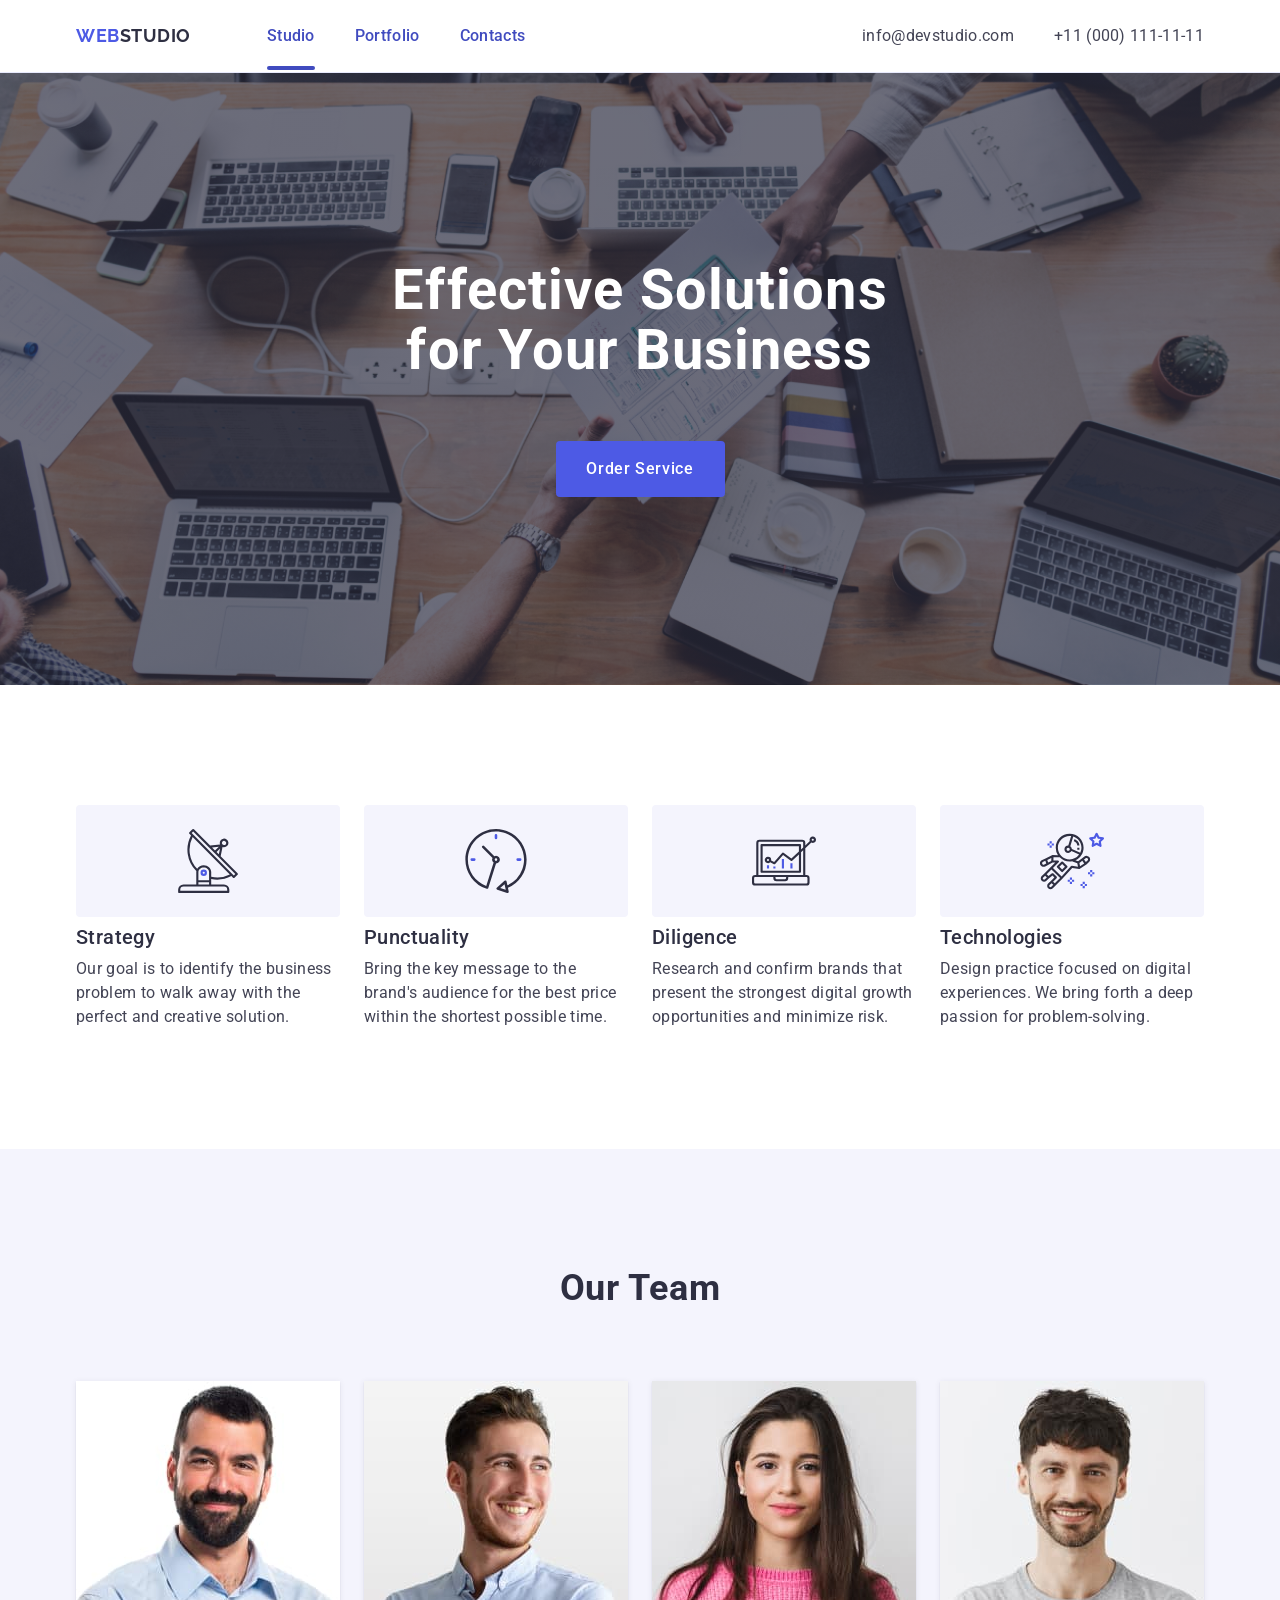
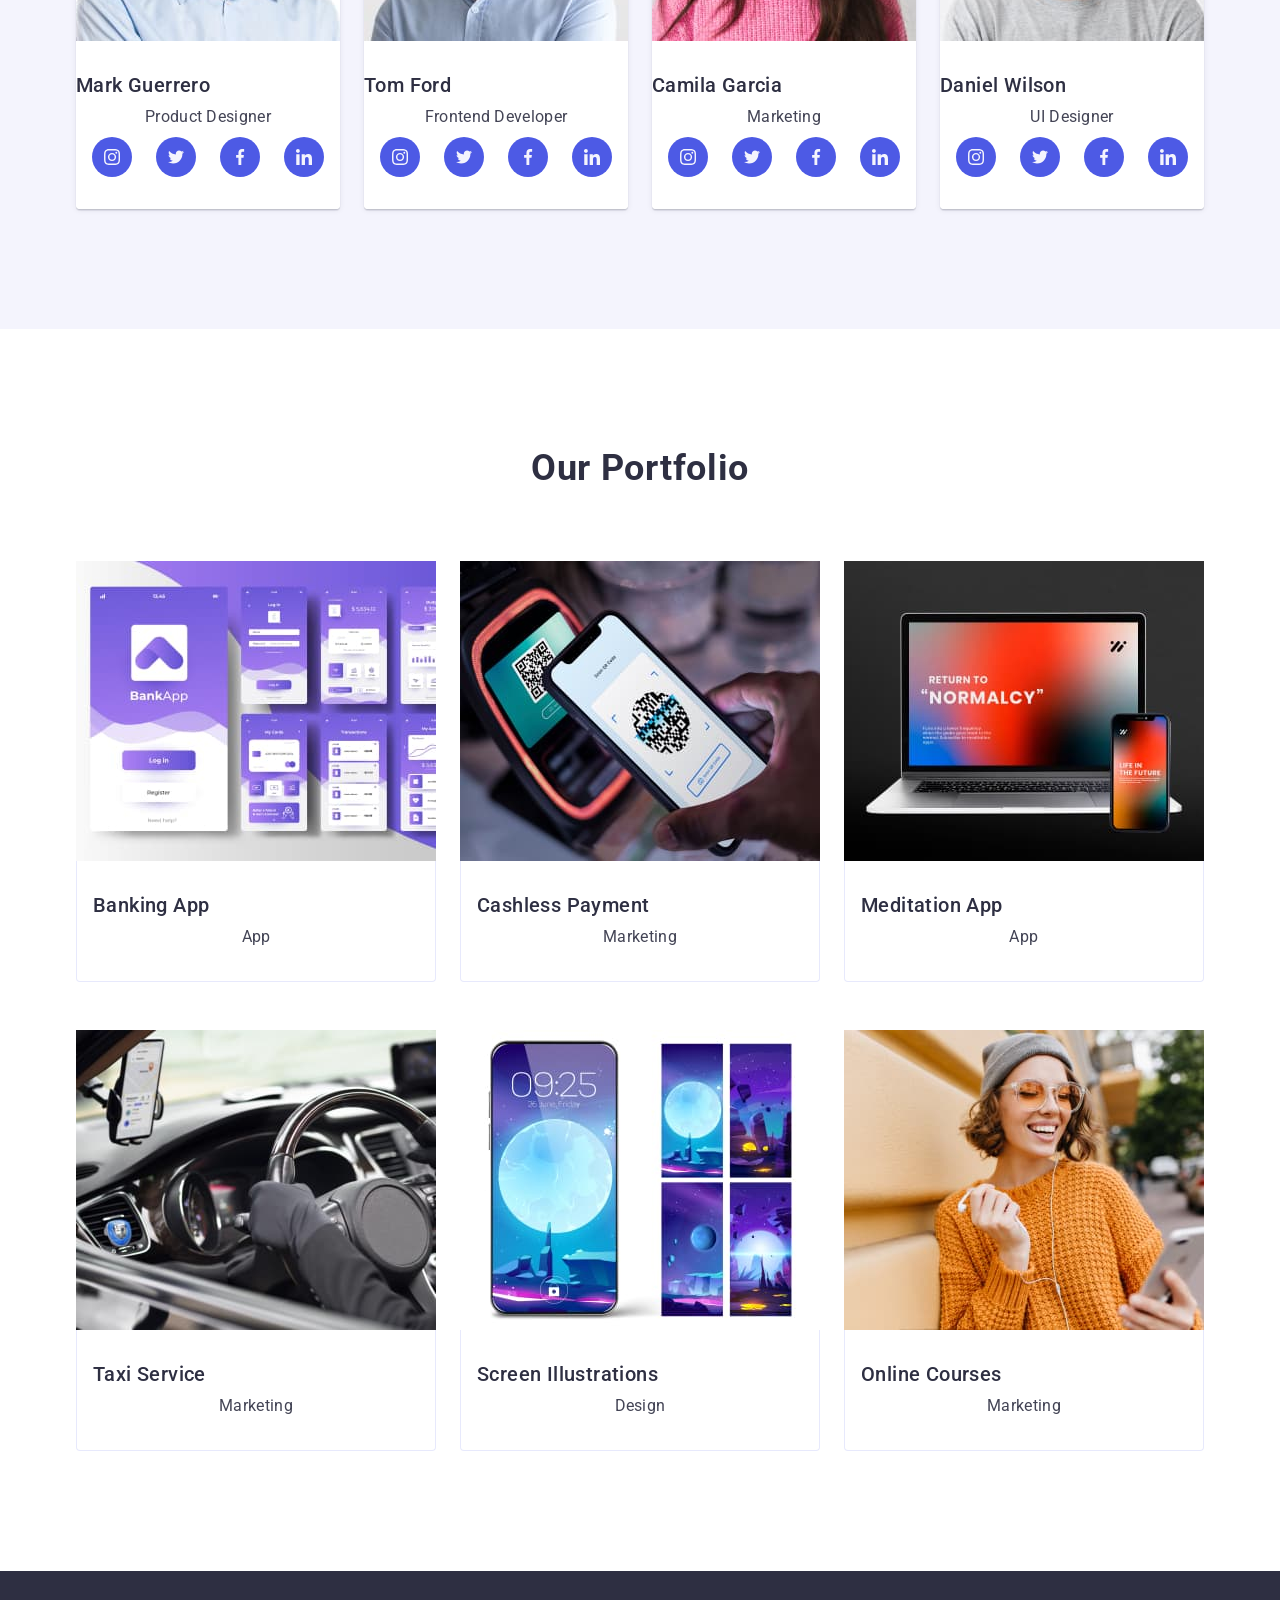
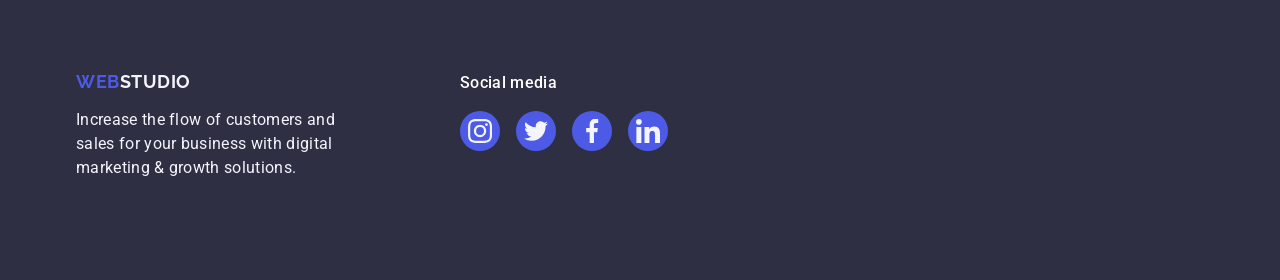
<file: index.html>
<!DOCTYPE html>
<html lang="en">
  <head>
    <meta charset="UTF-8" />
    <meta name="viewport" content="width=device-width, initial-scale=1.0" />
    <link rel="preconnect" href="https://fonts.googleapis.com" />
    <link rel="preconnect" href="https://fonts.gstatic.com" crossorigin />
    <link
      href="https://fonts.googleapis.com/css2?family=Raleway:wght@800&family=Roboto:wght@400;500;700;900&display=swap"
      rel="stylesheet"
    />
    <link
      rel="stylesheet"
      href="https://cdnjs.cloudflare.com/ajax/libs/modern-normalize/2.0.0/modern-normalize.min.css"
      integrity="sha512-4xo8blKMVCiXpTaLzQSLSw3KFOVPWhm/TRtuPVc4WG6kUgjH6J03IBuG7JZPkcWMxJ5huwaBpOpnwYElP/m6wg=="
      crossorigin="anonymous"
      referrerpolicy="no-referrer"
    />
    <link rel="stylesheet" href="./css/styles.css" type="text/css" />

    <title>WebStudio</title>
  </head>
  <!--right version-->
  <body>
    <header class="header">
      <div class="header-div container">
        <nav class="nav">
          <a class="logo-link link" href="./index.html"
            >Web<span class="logo-header">Studio</span></a
          >

          <ul class="list-header link">
            <li>
              <a href="./index.html" class="first-link link active-link"
                >Studio</a
              >
            </li>
            <li>
              <a href="" class="first-link link">Portfolio</a>
            </li>
            <li>
              <a href="" class="first-link link">Contacts</a>
            </li>
          </ul>
        </nav>
        <address class="address">
          <ul class="address-list list">
            <li>
              <a href="mailto:info@devstudio.com" class="contact-link link"
                >info@devstudio.com</a
              >
            </li>
            <li>
              <a href="tel:+110001111111" class="contact-link link"
                >+11 (000) 111-11-11</a
              >
            </li>
          </ul>
        </address>
      </div>
    </header>
    <main>
      <!--section one-->
      <section class="section-hero">
        <div class="container">
          <h1 class="heading-hero">Effective Solutions for Your Business</h1>
          <button type="button" class="button">Order Service</button>
        </div>
      </section>
      <!--section two-->
      <section class="section-one">
        <div class="container">
          <h2 class="visually-hidden">Our values</h2>
          <!--deleted section-one-list-->
          <ul class="section-one-list list">
            <li class="section-one-li">
              <div class="container section-one-icons-container">
                <svg class="section-one-icons" width="64" height="64">
                  <use href="./images/icons.svg#icon-antenna-1"></use>
                </svg>
              </div>
              <h3 class="heading-h">Strategy</h3>
              <p class="paragraph-one">
                Our goal is to identify the business problem to walk away with
                the perfect and creative solution.
              </p>
            </li>
            <li class="section-one-li">
              <div class="container section-one-icons-container">
                <svg class="section-one-icons" width="64" height="64">
                  <use href="./images/icons.svg#icon-clock-1"></use>
                </svg>
              </div>
              <h3 class="heading-h">Punctuality</h3>
              <p class="paragraph-one">
                Bring the key message to the brand's audience for the best price
                within the shortest possible time.
              </p>
            </li>
            <li class="section-one-li">
              <div class="container section-one-icons-container">
                <svg class="section-one-icons" width="64" height="64">
                  <use href="./images/icons.svg#icon-diagram-1"></use>
                </svg>
              </div>
              <h3 class="heading-h">Diligence</h3>
              <p class="paragraph-one">
                Research and confirm brands that present the strongest digital
                growth opportunities and minimize risk.
              </p>
            </li>
            <li class="section-one-li">
              <div class="container section-one-icons-container">
                <svg class="section-one-icons" width="64" height="64">
                  <use href="./images/icons.svg#icon-astronaut-1"></use>
                </svg>
              </div>
              <h3 class="heading-h">Technologies</h3>
              <p class="paragraph-one">
                Design practice focused on digital experiences. We bring forth a
                deep passion for problem-solving.
              </p>
            </li>
          </ul>
        </div>
      </section>
      <!--section three-->
      <section class="section-two">
        <div class="container">
          <h2 class="heading-two">Our Team</h2>
          <ul class="section-two-list list">
            <li class="section-two-li">
              <img
                src="./images/mark-1.jpg"
                alt="man in a blue shirt with short stubble"
                width="264"
                height="260"
              />
              <div class="div-two">
                <h3 class="heading-h">Mark Guerrero</h3>
                <p class="paragraph-two">Product Designer</p>

                <ul class="section-two-icons-list">
                  <li class="section-two-icons-li">
                    <a href="" class="link-icon">
                      <svg width="16" height="16" class="icon-li">
                        <use href="./images/icons.svg#icon-instagram"></use>
                      </svg>
                    </a>
                  </li>
                  <li class="section-two-icons-li">
                    <a href="" class="link-icon">
                      <svg width="16" height="16" class="icon-li">
                        <use href="./images/icons.svg#icon-twitter"></use>
                      </svg>
                    </a>
                  </li>
                  <li class="section-two-icons-li">
                    <a href="" class="link-icon">
                      <svg width="16" height="16" class="icon-li">
                        <use href="./images/icons.svg#icon-facebook"></use>
                      </svg>
                    </a>
                  </li>
                  <li class="section-two-icons-li">
                    <a href="" class="link-icon">
                      <svg width="16" height="16" class="icon-li">
                        <use href="./images/icons.svg#icon-linkedin"></use>
                      </svg>
                    </a>
                  </li>
                </ul>
              </div>
            </li>
            <li class="section-two-li">
              <img
                src="./images/tom-2.jpg"
                alt="man in a blue shirt, smiling"
                width="264"
                height="260"
              />
              <div class="div-two">
                <h3 class="heading-h">Tom Ford</h3>
                <p class="paragraph-two">Frontend Developer</p>
                <ul class="section-two-icons-list">
                  <li class="section-two-icons-li">
                    <a href="" class="link-icon">
                      <svg width="16" height="16" class="icon-li">
                        <use href="./images/icons.svg#icon-instagram"></use>
                      </svg>
                    </a>
                  </li>
                  <li class="section-two-icons-li">
                    <a href="" class="link-icon">
                      <svg width="16" height="16" class="icon-li">
                        <use href="./images/icons.svg#icon-twitter"></use>
                      </svg>
                    </a>
                  </li>
                  <li class="section-two-icons-li">
                    <a href="" class="link-icon">
                      <svg width="16" height="16" class="icon-li">
                        <use href="./images/icons.svg#icon-facebook"></use>
                      </svg>
                    </a>
                  </li>
                  <li class="section-two-icons-li">
                    <a href="" class="link-icon">
                      <svg width="16" height="16" class="icon-li">
                        <use href="./images/icons.svg#icon-linkedin"></use>
                      </svg>
                    </a>
                  </li>
                </ul>
              </div>
            </li>
            <li class="section-two-li">
              <img
                src="./images/camila-3.jpg"
                alt="woman in a pink sweater"
                width="264"
                height="260"
              />
              <div class="div-two">
                <h3 class="heading-h">Camila Garcia</h3>
                <p class="paragraph-two">Marketing</p>
                <ul class="section-two-icons-list">
                  <li class="section-two-icons-li">
                    <a href="" class="link-icon">
                      <svg width="16" height="16" class="icon-li">
                        <use href="./images/icons.svg#icon-instagram"></use>
                      </svg>
                    </a>
                  </li>
                  <li class="section-two-icons-li">
                    <a href="" class="link-icon">
                      <svg width="16" height="16" class="icon-li">
                        <use href="./images/icons.svg#icon-twitter"></use>
                      </svg>
                    </a>
                  </li>
                  <li class="section-two-icons-li">
                    <a href="" class="link-icon">
                      <svg width="16" height="16" class="icon-li">
                        <use href="./images/icons.svg#icon-facebook"></use>
                      </svg>
                    </a>
                  </li>
                  <li class="section-two-icons-li">
                    <a href="" class="link-icon">
                      <svg width="16" height="16" class="icon-li">
                        <use href="./images/icons.svg#icon-linkedin"></use>
                      </svg>
                    </a>
                  </li>
                </ul>
              </div>
            </li>
            <li class="section-two-li">
              <img
                src="./images/daniel-4.jpg"
                alt="man in a grey t-shirt"
                width="264"
                height="260"
              />
              <div class="div-two">
                <h3 class="heading-h">Daniel Wilson</h3>
                <p class="paragraph-two">UI Designer</p>
                <ul class="section-two-icons-list">
                  <li class="section-two-icons-li">
                    <a href="" class="link-icon">
                      <svg width="16" height="16" class="icon-li">
                        <use href="./images/icons.svg#icon-instagram"></use>
                      </svg>
                    </a>
                  </li>
                  <li class="section-two-icons-li">
                    <a href="" class="link-icon">
                      <svg width="16" height="16" class="icon-li">
                        <use href="./images/icons.svg#icon-twitter"></use>
                      </svg>
                    </a>
                  </li>
                  <li class="section-two-icons-li">
                    <a href="" class="link-icon">
                      <svg width="16" height="16" class="icon-li">
                        <use href="./images/icons.svg#icon-facebook"></use>
                      </svg>
                    </a>
                  </li>
                  <li class="section-two-icons-li">
                    <a href="" class="link-icon">
                      <svg width="16" height="16" class="icon-li">
                        <use href="./images/icons.svg#icon-linkedin"></use>
                      </svg>
                    </a>
                  </li>
                </ul>
              </div>
            </li>
          </ul>
        </div>
      </section>

      <!--section four-->
      <section class="section-three">
        <div class="container">
          <h2 class="heading-three">Our Portfolio</h2>

          <ul class="portfolio-list list">
            <li class="portfolio-li">
              <div class="portfolio-box">
                <img
                  src="./images/banking-app-5.jpg"
                  width="360"
                  height="300"
                  alt="an image showing an example of the banking app"
                />
                <p class="portfolio-box-p">
                  14 Stylish and User-Friendly App Design Concepts · Task
                  Manager App · Calorie Tracker App · Exotic Fruit Ecommerce App
                  · Cloud Storage App
                </p>
              </div>
              <div class="div-three">
                <h3 class="heading-h">Banking App</h3>
                <p class="paragraph-three">App</p>
              </div>
            </li>
            <li class="portfolio-li">
              <div class="portfolio-box">
                <img
                  src="./images/cashless-6.jpg"
                  width="360"
                  height="300"
                  alt="an image showing an example of the cashless payment app"
                />
                <p class="portfolio-box-p">
                  14 Stylish and User-Friendly App Design Concepts · Task
                  Manager App · Calorie Tracker App · Exotic Fruit Ecommerce App
                  · Cloud Storage App
                </p>
              </div>
              <div class="div-three">
                <h3 class="heading-h">Cashless Payment</h3>
                <p class="paragraph-three">Marketing</p>
              </div>
            </li>
            <li class="portfolio-li">
              <div class="portfolio-box">
                <img
                  src="./images/meditation-app-7.jpg"
                  width="360"
                  height="300"
                  alt="an image showing an example of the meditation app on a computer and on a smartphone"
                />
                <p class="portfolio-box-p">
                  14 Stylish and User-Friendly App Design Concepts · Task
                  Manager App · Calorie Tracker App · Exotic Fruit Ecommerce App
                  · Cloud Storage App
                </p>
              </div>
              <div class="div-three">
                <h3 class="heading-h">Meditation App</h3>
                <p class="paragraph-three">App</p>
              </div>
            </li>
            <li class="portfolio-li">
              <div class="portfolio-box">
                <img
                  src="./images/taxi-8.jpg"
                  width="360"
                  height="300"
                  alt="an image showing the driver's place in a taxi car with an on app on a smartphone"
                />
                <p class="portfolio-box-p">
                  14 Stylish and User-Friendly App Design Concepts · Task
                  Manager App · Calorie Tracker App · Exotic Fruit Ecommerce App
                  · Cloud Storage App
                </p>
              </div>
              <div class="div-three">
                <h3 class="heading-h">Taxi Service</h3>
                <p class="paragraph-three">Marketing</p>
              </div>
            </li>
            <li class="portfolio-li">
              <div class="portfolio-box">
                <img
                  src="./images/screen-9.jpg"
                  width="360"
                  height="300"
                  alt="an image showing an example of the illustrations on a smartphone"
                />
                <p class="portfolio-box-p">
                  14 Stylish and User-Friendly App Design Concepts · Task
                  Manager App · Calorie Tracker App · Exotic Fruit Ecommerce App
                  · Cloud Storage App
                </p>
              </div>
              <div class="div-three">
                <h3 class="heading-h">Screen Illustrations</h3>
                <p class="paragraph-three">Design</p>
              </div>
            </li>
            <li class="portfolio-li">
              <div class="portfolio-box">
                <img
                  src="./images/online-course-10.jpg"
                  width="360"
                  height="300"
                  alt="an image showing happy young woman during online course on a smartphone"
                />
                <p class="portfolio-box-p">
                  14 Stylish and User-Friendly App Design Concepts · Task
                  Manager App · Calorie Tracker App · Exotic Fruit Ecommerce App
                  · Cloud Storage App
                </p>
              </div>
              <div class="div-three">
                <h3 class="heading-h">Online Courses</h3>
                <p class="paragraph-three">Marketing</p>
              </div>
            </li>
          </ul>
        </div>
      </section>
    </main>
    <!--footer-->

    <footer class="footer">
      <div class="container footer-main">
        <div class="div-footer-one">
          <a class="logo-link link" href="index.html"
            >Web<span class="logo-footer">Studio</span></a
          >
          <p class="footer-paragraph">
            Increase the flow of customers and sales for your business with
            digital marketing & growth solutions.
          </p>
        </div>
        <div class="social-media-container">
          <p class="footer-paragraph-one">Social media</p>
          <ul class="footer-icons-list">
            <li class="footer-icons-li">
              <a href="" class="footer-link-icon">
                <svg width="24" height="24" class="footer-icon-li">
                  <use href="./images/icons.svg#icon-instagram"></use>
                </svg>
              </a>
            </li>
            <li class="footer-icons-li">
              <a href="" class="footer-link-icon">
                <svg width="24" height="24" class="footer-icon-li">
                  <use href="./images/icons.svg#icon-twitter"></use>
                </svg>
              </a>
            </li>
            <li class="footer-icons-li">
              <a href="" class="footer-link-icon">
                <svg width="24" height="24" class="footer-icon-li">
                  <use href="./images/icons.svg#icon-facebook"></use>
                </svg>
              </a>
            </li>
            <li class="footer-icons-li">
              <a href="" class="footer-link-icon">
                <svg width="24" height="24" class="footer-icon-li">
                  <use href="./images/icons.svg#icon-linkedin"></use>
                </svg>
              </a>
            </li>
          </ul>
        </div>
      </div>
    </footer>
  </body>
</html>
</file>
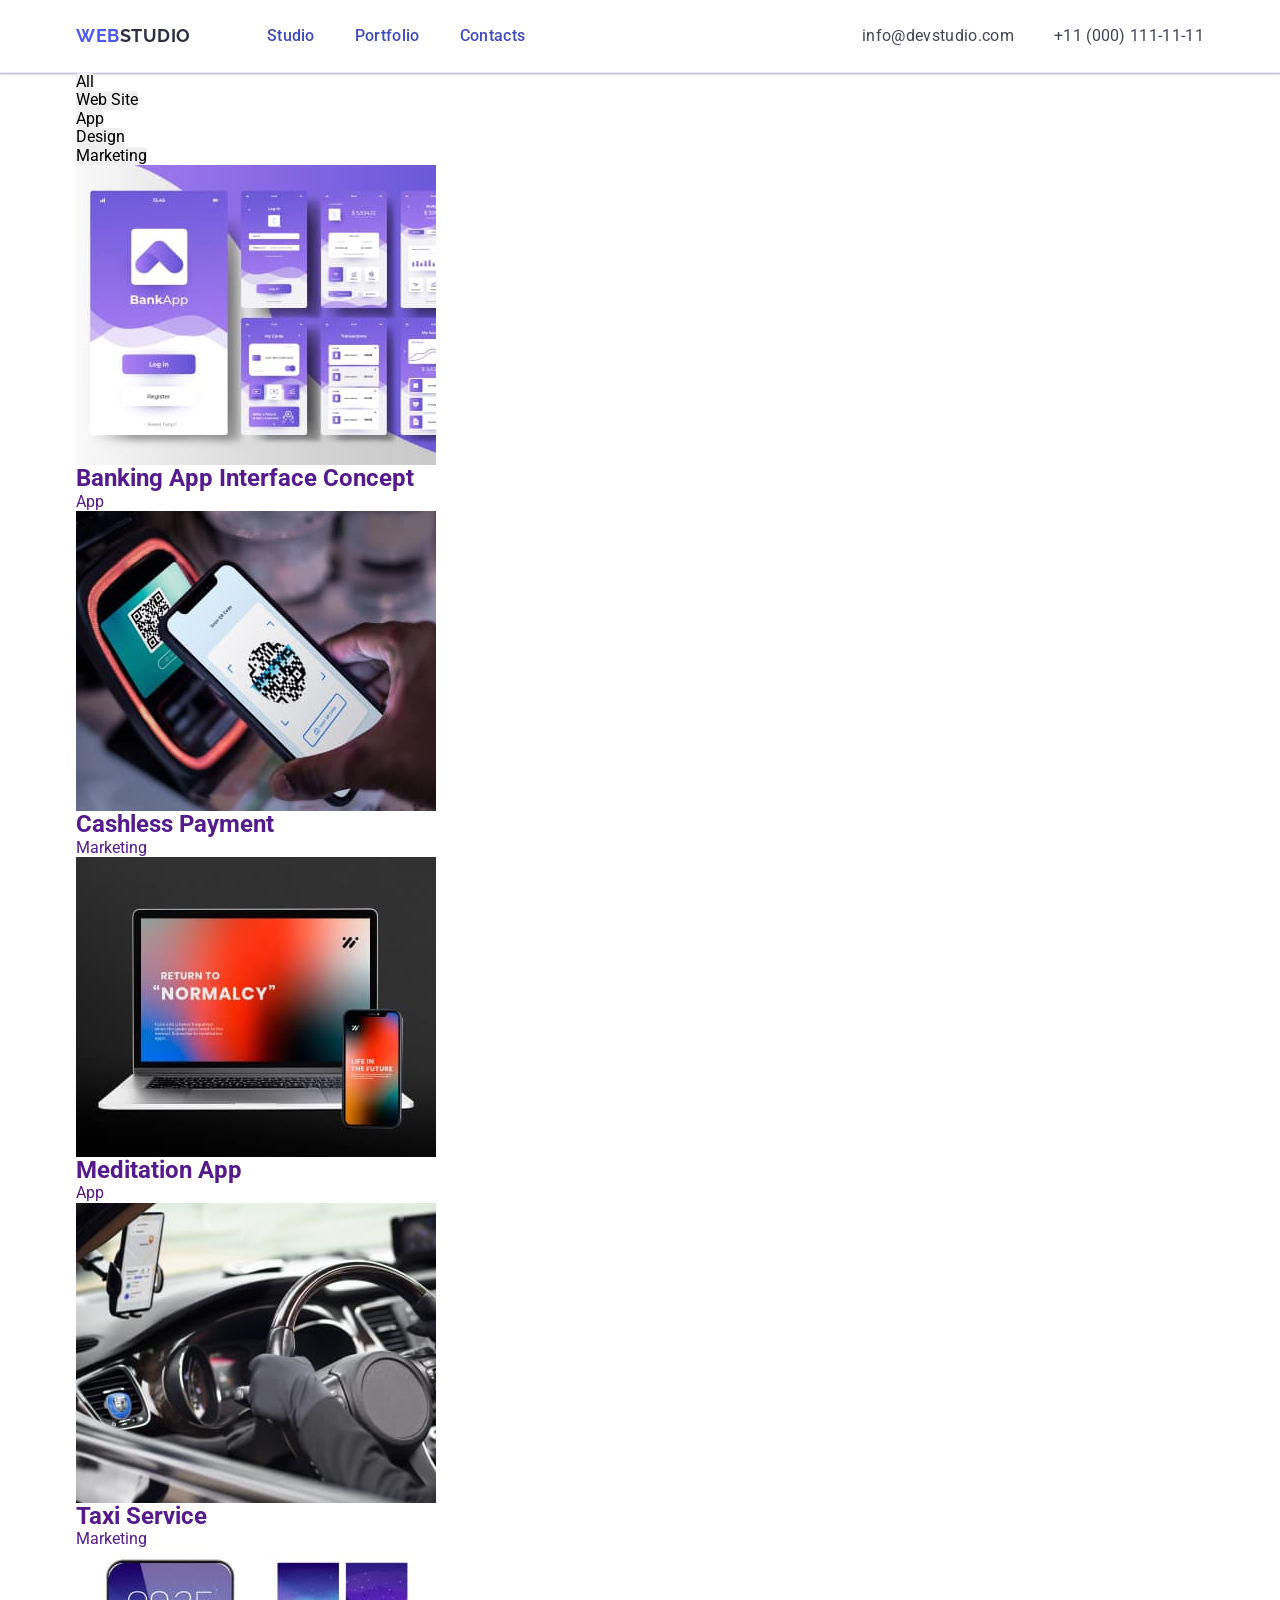
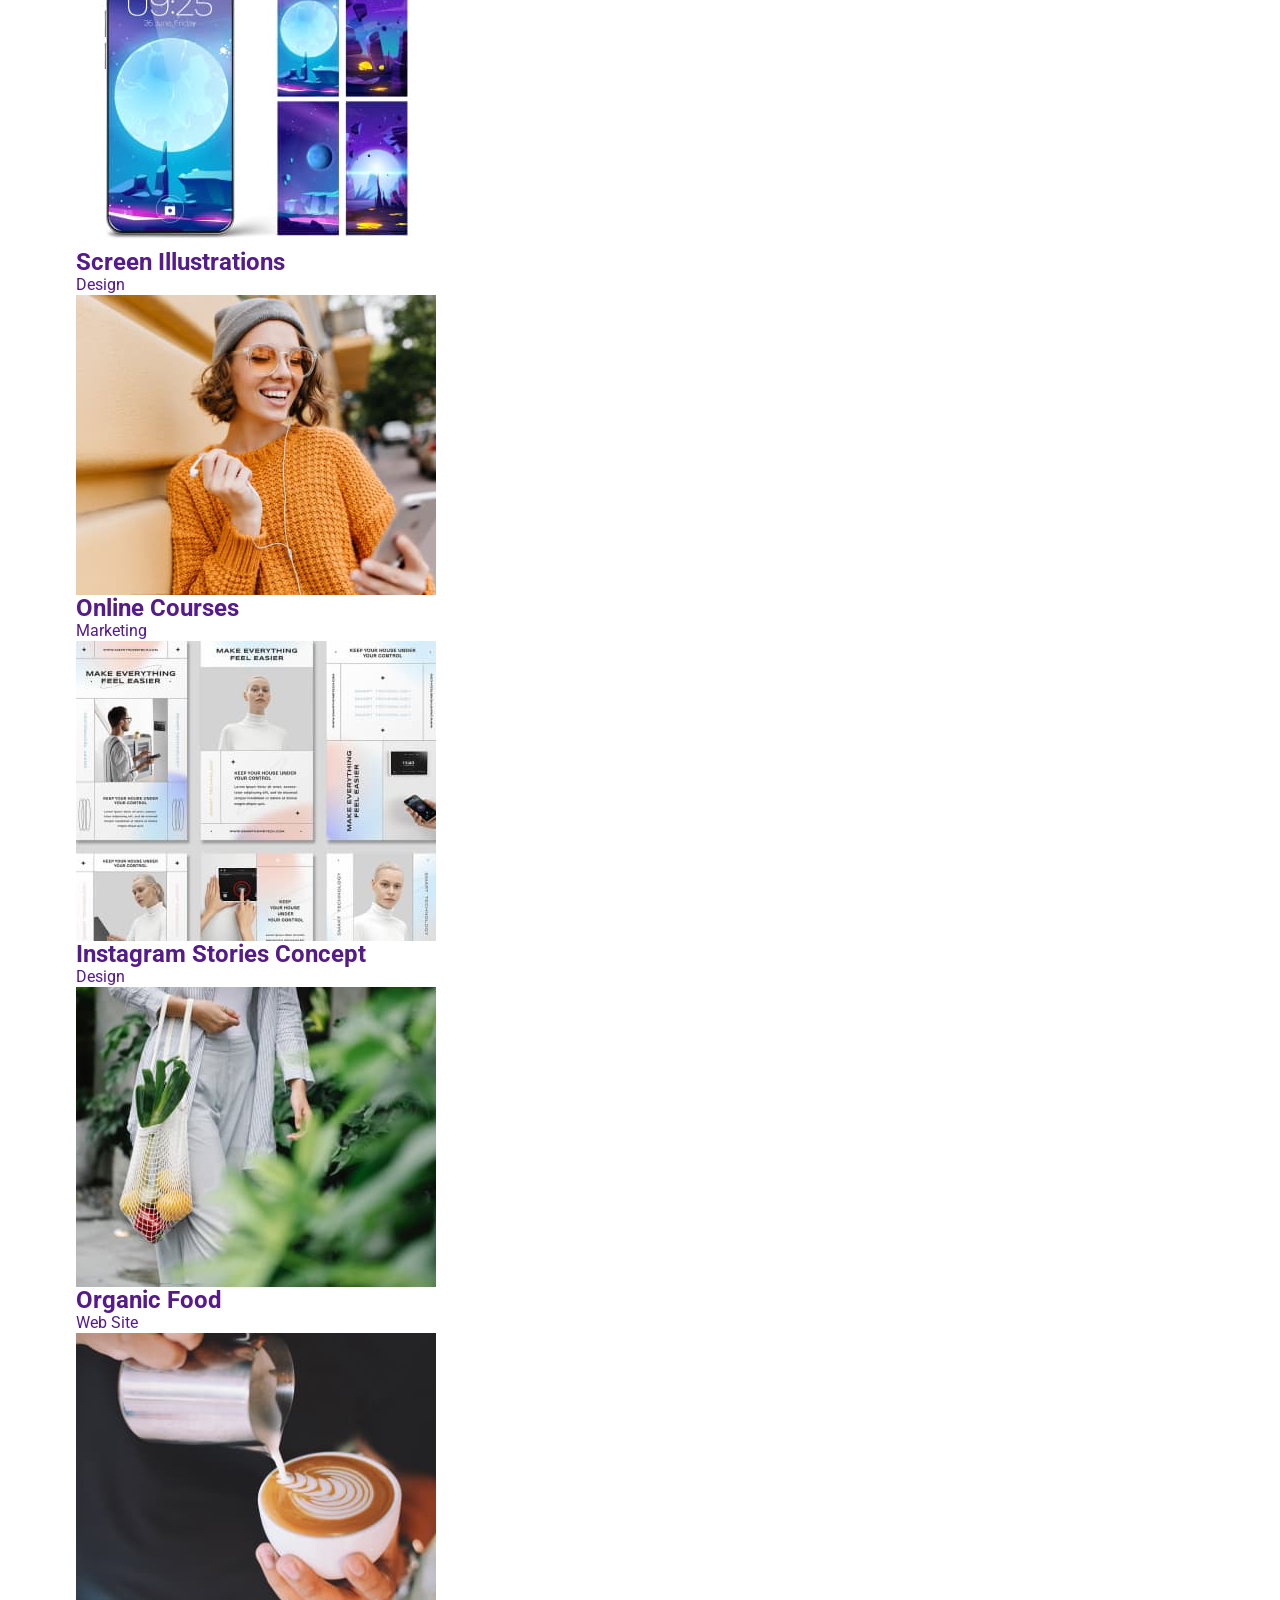
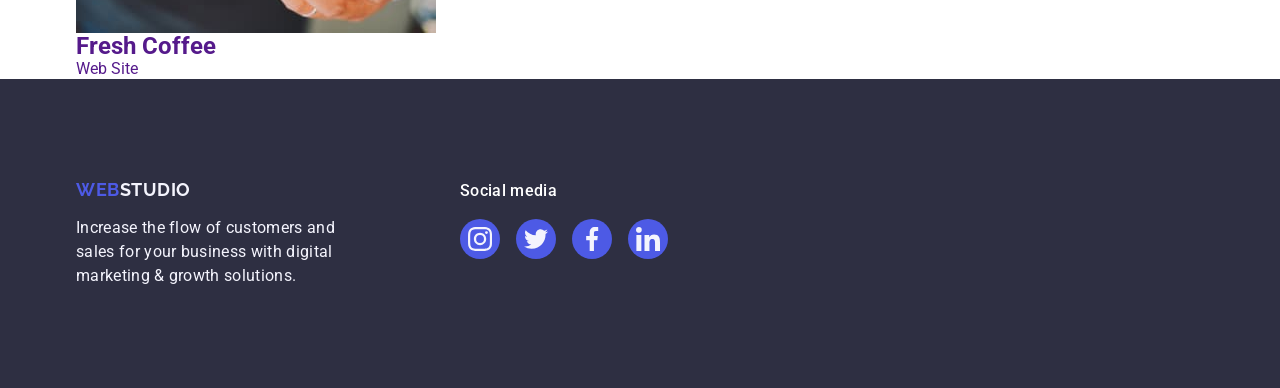
<file: portfolio.html>
<!DOCTYPE html>
<html lang="en">
  <head>
    <meta charset="UTF-8" />
    <meta name="viewport" content="width=device-width, initial-scale=1.0" />

    <link rel="preconnect" href="https://fonts.googleapis.com" />
    <link rel="preconnect" href="https://fonts.gstatic.com" crossorigin />
    <link
      href="https://fonts.googleapis.com/css2?family=Raleway:wght@800&family=Roboto:wght@400;500;700;900&display=swap"
      rel="stylesheet"
    />
    <link
      rel="stylesheet"
      href="https://cdnjs.cloudflare.com/ajax/libs/modern-normalize/2.0.0/modern-normalize.min.css"
      integrity="sha512-4xo8blKMVCiXpTaLzQSLSw3KFOVPWhm/TRtuPVc4WG6kUgjH6J03IBuG7JZPkcWMxJ5huwaBpOpnwYElP/m6wg=="
      crossorigin="anonymous"
      referrerpolicy="no-referrer"
    />
    <link rel="stylesheet" href="./css/styles.css" type="text/css" />
    <title>WebStudio Portfolio</title>
  </head>
  <body>
    <header class="header">
      <div class="header-div container">
        <nav class="nav">
          <a class="logo-link link" href="./index.html"
            >Web<span class="logo-header">Studio</span></a
          >
          <ul class="list-header link">
            <li>
              <a href="./index.html" class="first-link link">Studio</a>
            </li>
            <li>
              <a href="./portfolio.html" class="first-link link">Portfolio</a>
            </li>
            <li>
              <a href="" class="first-link link">Contacts</a>
            </li>
          </ul>
        </nav>
        <address class="address">
          <ul class="address-list list">
            <li>
              <a href="mailto:info@devstudio.com" class="contact-link link"
                >info@devstudio.com</a
              >
            </li>
            <li>
              <a href="tel:+110001111111" class="contact-link link"
                >+11 (000) 111-11-11</a
              >
            </li>
          </ul>
        </address>
      </div>
    </header>

    <main>
      <section class="section-six">
        <div class="container">
          <h1 class="visually-hidden">Our Products</h1>

          <ul class="list-one-portfolio list">
            <li>
              <button type="button" class="filter-button">All</button>
            </li>
            <li>
              <button type="button" class="filter-button">Web Site</button>
            </li>
            <li>
              <button type="button" class="filter-button">App</button>
            </li>
            <li>
              <button type="button" class="filter-button">Design</button>
            </li>
            <li>
              <button type="button" class="filter-button">Marketing</button>
            </li>
          </ul>

          <ul class="list-two-portfolio list">
            <li class="portfolio-li">
              <a class="link portfolio-link" href="">
                <img
                  src="./images/banking-app-8.jpg"
                  width="360"
                  height="300"
                  alt="an image showing an example of the banking app"
                />
                <div class="portfolio-div">
                  <h2 class="product-header">Banking App Interface Concept</h2>
                  <p class="product-paragraph">App</p>
                </div></a
              >
            </li>
            <li class="portfolio-li">
              <a class="link portfolio-link" href="">
                <img
                  src="./images/cashless-9.jpg"
                  width="360"
                  height="300"
                  alt="an image showing an example of the cashless payment app"
                />
                <div class="portfolio-div">
                  <h2 class="product-header">Cashless Payment</h2>
                  <p class="product-paragraph">Marketing</p>
                </div></a
              >
            </li>
            <li class="portfolio-li">
              <a class="link portfolio-link" href="">
                <img
                  src="./images/meditation-app-10.jpg"
                  width="360"
                  height="300"
                  alt="an image showing an example of the meditation app on a computer and on a smartphone"
                />
                <div class="portfolio-div">
                  <h2 class="product-header">Meditation App</h2>
                  <p class="product-paragraph">App</p>
                </div></a
              >
            </li>
            <li class="portfolio-li">
              <a class="link portfolio-link" href="">
                <img
                  src="./images/taxi-11.jpg"
                  width="360"
                  height="300"
                  alt="an image showing the driver's place in a taxi car with an on app on a smartphone"
                />
                <div class="portfolio-div">
                  <h2 class="product-header">Taxi Service</h2>
                  <p class="product-paragraph">Marketing</p>
                </div></a
              >
            </li>
            <li class="portfolio-li">
              <a class="link portfolio-link" href="">
                <img
                  src="./images/screen-12.jpg"
                  width="360"
                  height="300"
                  alt="an image showing an example of the illustrations on a smartphone"
                />
                <div class="portfolio-div">
                  <h2 class="product-header">Screen Illustrations</h2>
                  <p class="product-paragraph">Design</p>
                </div></a
              >
            </li>
            <li class="portfolio-li">
              <a class="link portfolio-link" href="">
                <img
                  src="./images/online-course-13.jpg"
                  width="360"
                  height="300"
                  alt="an image showing happy young woman during online course on a smartphone"
                />
                <div class="portfolio-div">
                  <h2 class="product-header">Online Courses</h2>
                  <p class="product-paragraph">Marketing</p>
                </div></a
              >
            </li>
            <li class="portfolio-li">
              <a class="link portfolio-link" href="">
                <img
                  src="./images/instagram-14.jpg"
                  width="360"
                  height="300"
                  alt="an image showing several sites of an Instagram Stories"
                />
                <div class="portfolio-div">
                  <h2 class="product-header">Instagram Stories Concept</h2>
                  <p class="product-paragraph">Design</p>
                </div></a
              >
            </li>
            <li class="portfolio-li">
              <a class="link portfolio-link" href="">
                <img
                  src="./images/organic-food-15.jpg"
                  width="360"
                  height="300"
                  alt="an image showing a woman with a bag full of fresh organic vegetables in a green scenery"
                />
                <div class="portfolio-div">
                  <h2 class="product-header">Organic Food</h2>
                  <p class="product-paragraph">Web Site</p>
                </div></a
              >
            </li>
            <li class="portfolio-li">
              <a class="link portfolio-link" href="">
                <img
                  src="./images/fresh-coffee-16.jpg"
                  width="360"
                  height="300"
                  alt="an image showing hand of a barista making a latte"
                />
                <div class="portfolio-div">
                  <h2 class="product-header">Fresh Coffee</h2>
                  <p class="product-paragraph">Web Site</p>
                </div></a
              >
            </li>
          </ul>
        </div>
      </section>
    </main>
    <footer class="footer">
      <div class="container footer-main">
        <div class="div-footer-one">
          <a class="logo-link link" href="index.html"
            >Web<span class="logo-footer">Studio</span></a
          >
          <p class="footer-paragraph">
            Increase the flow of customers and sales for your business with
            digital marketing & growth solutions.
          </p>
        </div>
        <div class="social-media-container">
          <p class="footer-paragraph-one">Social media</p>
          <ul class="footer-icons-list">
            <li class="footer-icons-li">
              <a href="" class="footer-link-icon">
                <svg width="24" height="24" class="footer-icon-li">
                  <use href="./images/icons.svg#icon-instagram"></use>
                </svg>
              </a>
            </li>
            <li class="footer-icons-li">
              <a href="" class="footer-link-icon">
                <svg width="24" height="24" class="footer-icon-li">
                  <use href="./images/icons.svg#icon-twitter"></use>
                </svg>
              </a>
            </li>
            <li class="footer-icons-li">
              <a href="" class="footer-link-icon">
                <svg width="24" height="24" class="footer-icon-li">
                  <use href="./images/icons.svg#icon-facebook"></use>
                </svg>
              </a>
            </li>
            <li class="footer-icons-li">
              <a href="" class="footer-link-icon">
                <svg width="24" height="24" class="footer-icon-li">
                  <use href="./images/icons.svg#icon-linkedin"></use>
                </svg>
              </a>
            </li>
          </ul>
        </div>
      </div>
    </footer>
  </body>
</html>
</file>
<file: css/styles.css>
:root {
  --color-logo: #4d5ae5;
  --color-section1: #2e2f42;
  --color-footer: #f4f4fd;
  --color-paragraph: #434455;
  --color-portfolio: #e7e9fc;
}

body {
  font-family: "Roboto", sans-serif;
  color: #434455;
  background-color: #ffffff;
}

h1,
h2,
h3,
h4,
h5,
h6,
p {
  margin: 0;
}

img {
  display: block;
  max-width: 100%;
  height: auto;
}

button {
  cursor: pointer;
  border: none;
  border-radius: 4px;
}

.link {
  text-decoration: none;
}

.list {
  list-style: none;
  margin: 0;
  padding-left: 0;
}

ul,
ol {
  list-style: none;
  margin: 0;
  padding-left: 0;
}

* {
  margin: 0;
  padding: 0;
}

.container {
  margin: 0 auto;
  padding: 0 15px;
  max-width: 1158px;
}

.section-one-icons-container {
  display: flex;
  align-items: center;
  justify-content: center;
  height: 112px;
  background-color: #f4f4fd;
  border-radius: 4px;
  margin-bottom: 8px;
}

.section-one-icons {
  width: 64px;
  height: 64px;
  flex-shrink: 0;
}

.logo-link {
  font-family: "Raleway", sans-serif;
  font-weight: 700;
  font-size: 18px;
  line-height: 1.17;
  letter-spacing: 0.03em;
  text-transform: uppercase;
  color: var(--color-logo);
  margin-right: 76px;
  display: inline-block;
}

.logo-header {
  color: #2e2f42;
}

header {
  border-bottom: 1px solid #e7e9fc;
  background: var(--WHITE, #fff);
  box-shadow: 0px 2px 1px rgba(46, 47, 66, 0.08),
    0px 1px 1px rgba(46, 47, 66, 0.16), 0px 1px 6px rgba(46, 47, 66, 0.08);
}

.list-header {
  display: flex;
  gap: 40px;
}

.header-div {
  display: flex;
  width: 1158px;
  margin: 0 auto;
  padding: 0 15px;
  justify-content: space-between;
}

.nav {
  display: flex;
  align-items: center;
  position: relative;
}

.visually-hidden {
  position: absolute;
  width: 1px;
  height: 1px;
  margin: -1px;
  border: 0;
  padding: 0;
  white-space: nowrap;
  clip-path: inset(100%);
  clip: rect(0 0 0 0);
  overflow: hidden;
}

.first-link {
  font-weight: 500;
  font-size: 16px;
  line-height: 1.5;
  letter-spacing: 0.02em;
  color: #404bbf; /* #2e2f42; */
  padding: 24px 0 24px;
  position: relative;
  transition: color 250ms cubic-bezier(0.4, 0, 0.2, 1);
}

.active-link::after {
  content: "";
  width: 100%;
  position: absolute;
  left: 0;
  bottom: -1px;
  height: 4px;
  background-color: #404bbf;
  border-radius: 2px;
}

.first-link:hover .first-link:focus {
  color: #404bbf;
}

.section-one {
  padding: 120px 0;
}

.section-one-list {
  display: flex;
  gap: 24px;
}

.section-one-li {
  width: calc((100% - 72px) / 4);
}

.section-two {
  background-color: #f4f4fd;
  padding: 120px 0;
}

.section-two-icons-list {
  display: flex;
  justify-content: center;
  gap: 24px;
}

.section-two-icons-li {
  width: 40px;
  height: 40px;
  background-color: ;
  transition: background-color 250ms cubic-bezier(0.4, 0, 0.2, 1);
}

.section-two-list {
  display: flex;
  gap: 24px;
}

.link-icon {
  width: 100%;
  height: 100%;
  background-color: #4d5ae5;
  border-radius: 50%;
  display: flex;
  align-items: center;
  justify-content: center;
  transition: background-color 250ms cubic-bezier(0.4, 0, 0.2, 1);
}
.link-icon:hover {
  background-color: #404bbf;
}
.link-icon:focus {
  background-color: #404bbf;
}

.icon-li {
  fill: #f4f4fd;
  transition: background-color 250ms cubic-bezier(0.4, 0, 0.2, 1);
}

.section-two-li {
  width: calc((100%-72px) / 4);
  box-shadow: 0px 1px 6px rgba(46, 47, 66, 0.08),
    0px 1px 1px rgba(46, 47, 66, 0.16), 0px 2px 1px rgba(46, 47, 66, 0.08);
  border-radius: 0px 0px 4px 4px;
  background-color: #ffffff;
}

.address {
  font-style: normal;
  display: flex;
  gap: 40px;
  padding: 24px 0;
}
.address-list {
  display: flex;
  gap: 40px;
}

.span {
  color: #2e2f42;
}

.logo-footer {
  color: #f4f4fd;
  font-weight: 700;
  display: inline-block;
  margin-bottom: 16px;
}

.footer-paragraph {
  line-height: 1.5;
  color: var(--color-footer);
  letter-spacing: 0.02em;
  max-width: 264px;
}

.contact-link {
  font-size: 16px;
  line-height: 1.5;
  letter-spacing: 0.02em;
  color: #434455;
  text-decoration: none;
  transition: color 250ms cubic-bezier(0.4, 0, 0.2, 1);
}

.contact-link:hover {
  color: #404bbf;
}

.contact-link:focus {
  color: #404bbf;
}

.section-hero {
  background-color: var(--color-section1);
  padding: 188px 0;
  background-image: linear-gradient(
      rgba(46, 47, 66, 0.7),
      rgba(46, 47, 66, 0.7)
    ),
    url(../images/people-office.jpg);
  max-width: 1440px;
  background-repeat: no-repeat;
  background-position: center;
  background-size: cover;
  margin: 0 auto;
}

.heading-hero {
  font-size: 56px;
  line-height: 1.07;
  text-align: center;
  letter-spacing: 0.02em;
  color: #ffffff;
  max-width: 496px;
  margin: 0 auto;
}

.heading-two {
  font-size: 36px;
  line-height: 1.11;
  text-align: center;
  letter-spacing: 0.02em;
  text-transform: capitalize;
  color: #2e2f42;
  margin-bottom: 72px;
}

.heading-h {
  font-weight: 500;
  font-size: 20px;
  line-height: 1.2;
  letter-spacing: 0.02em;
  color: #2e2f42;
  text-align: left;
  margin-bottom: 8px;
}

.heading-three {
  font-size: 36px;
  line-height: 1.11;
  text-align: center;
  letter-spacing: 0.02em;
  text-transform: capitalize;
  color: #2e2f42;
  margin-bottom: 72px;
}

.paragraph-one {
  font-size: 16px;
  line-height: 1.5;
  letter-spacing: 0.02em;
}

.paragraph-two {
  font-size: 16px;
  line-height: 1.5;
  letter-spacing: 0.02em;
  text-align: center;
  margin-bottom: 8px;
}

.div-two {
  padding: 32px 0px;
  background-color: #ffffff;
  border-radius: 0px 0px 4px 4px;
  gap: 32px;
}

.paragraph-portfolio {
  font-size: 16px;
  line-height: 1.5;
  letter-spacing: 0.02em;
  color: var(--color-paragraph);
}

.paragraph-three {
  font-size: 16px;
  line-height: 1.5;
  letter-spacing: 0.02em;
  color: #434455;
  text-align: center;
}

.button {
  background-color: #4d5ae5;
  font-family: "Roboto", sans-serif;
  font-weight: 500;
  font-size: 16px;
  line-height: 1.5;
  letter-spacing: 0.04em;
  color: #ffffff;
  cursor: pointer;
  display: block;
  min-width: 169px;
  height: 56px;
  border: none;
  border-radius: 4px;
  margin: 0 auto;
  margin-top: 60px;
  transition: background-color 250ms cubic-bezier(0.4, 0, 0.2, 1);
}

.button:focus {
  background-color: #404bbf;
  transition: background-color 250ms cubic-bezier(0.4, 0, 0.2, 1);
}

.button:hover {
  background-color: #404bbf;
  transition: background-color 250ms cubic-bezier(0.4, 0, 0.2, 1);
}

.section-three {
  padding-top: 120px;
  padding-bottom: 120px;
}

.div-three {
  padding: 32px 16px;
  background-color: #ffffff;
  border: 1px solid #e7e9fc;
  border-top: none;
  border-radius: 0px 0px 4px 4px;
  gap: 32px;
}

.portfolio-list {
  display: flex;
  flex-wrap: wrap;
  column-gap: 24px;
  row-gap: 48px;
}

.portfolio-li {
  width: calc((100% - 48px) / 3);
  display: block;
}

.portfolio-li:hover .portfolio-box-p {
  transform: translateY(0%);
}

.portfolio-li:focus .portfolio-box-p {
  transform: translateY(0%);
}

.portfolio-li:focus {
  box-shadow: 0px 1px 6px rgba(46, 47, 66, 0.08),
    0px 1px 1px rgba(46, 47, 66, 0.16), 0px 2px 1px rgba(46, 47, 66, 0.08);
}
.portfolio-li {
  display: block;
  transition: box-shadow 250ms cubic-bezier(0.4, 0, 0.2, 1);
}

.portfolio-li:hover {
  box-shadow: 0px 1px 6px rgba(46, 47, 66, 0.08),
    0px 1px 1px rgba(46, 47, 66, 0.16), 0px 2px 1px rgba(46, 47, 66, 0.08);
}

.portfolio-li:focus {
  box-shadow: 0px 1px 6px rgba(46, 47, 66, 0.08),
    0px 1px 1px rgba(46, 47, 66, 0.16), 0px 2px 1px rgba(46, 47, 66, 0.08);
}

.portfolio-box {
  position: relative;
  overflow: hidden;
}

.portfolio-box-p {
  position: absolute;
  top: 0;
  font-size: 16px;
  line-height: 1.5;
  letter-spacing: 0.02em;
  color: var(--color-footer, #f4f4fd);
  padding: 40px 32px;
  background-color: #4d5ae5;
  height: 100%;
  width: 100%;
  transform: translateY(100%);
  transition: transform 250ms cubic-bezier(0.4, 0, 0.2, 1);
}

.footer {
  padding: 100px 0;
  background-color: #2e2f42;
  color: var(--CLOUD, #f4f4fd);
}

.footer-main {
  display: flex;
  align-items: baseline;
}

.div-footer-one {
  margin-right: 120px;
}

.footer-paragraph-one {
  font-weight: 500;
  font-size: 16px;
  line-height: 1.5;
  letter-spacing: 0.02em;
  color: #ffffff;
  margin-bottom: 16px;
}

.footer-icons-list {
  display: flex;
  gap: 16px;
}

.footer-icons-li {
  height: 40px;
  width: 40px;
}

.footer-link-icon {
  width: 100%;
  height: 100%;
  background-color: var(--color-logo);
  border-radius: 50%;
  display: flex;
  align-items: center;
  justify-content: center;
}
.footer-link-icon:hover {
  background-color: #31d0aa;
  transition: background-color 250ms cubic-bezier(0.4, 0, 0.2, 1);
}
.footer-link-icon:focus {
  background-color: #31d0aa;
  transition: background-color 250ms cubic-bezier(0.4, 0, 0.2, 1);
}

.footer-icon-li {
  fill: var(--color-footer);
}
</file>
